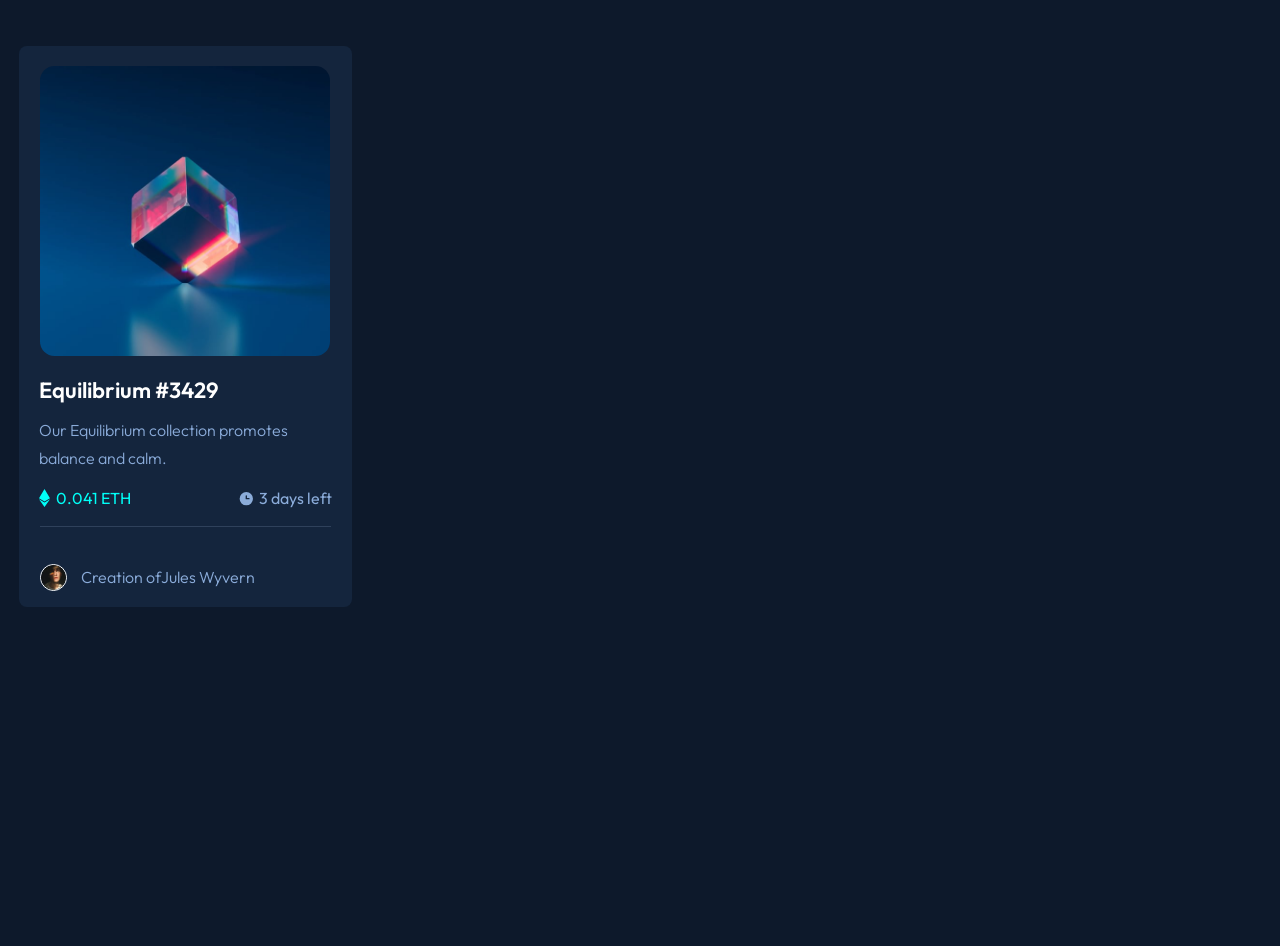
<file: index.html>
<!DOCTYPE html>
<html lang="en">

<head>
  <meta charset="UTF-8">
  <meta name="viewport" content="width=device-width, initial-scale=1.0">
  <!-- displays site properly based on user's device -->
  <link rel="icon" type="image/png" sizes="32x32" href="./images/favicon-32x32.png">
  <title>Frontend Mentor | NFT preview card component</title>
  <link rel="stylesheet" href="./style/style.css">
  <!-- REFERENCIANDO LA RESOLUCION PANTALLA -->
  
  <link rel="stylesheet" href="./style/desktop1440.css" media="screen and (min-width: 1440px)">
  <link rel="preconnect" href="https://fonts.googleapis.com">
  <link rel="preconnect" href="https://fonts.gstatic.com" crossorigin>
  <link
    href="https://fonts.googleapis.com/css2?family=Kumbh+Sans:wght@400;700&family=Lobster&family=Outfit:wght@300;400;600&family=Roboto:wght@100&display=swap"
    rel="stylesheet">
</head>

<body>
  <div class="component-card">
    <div class="card-top">
      <img src="./images/image-equilibrium.jpg" alt="nft-card image">
    </div>
    <div class="card-bottom">
      <div class="card-bottom-contexto">
        <p>Equilibrium #3429 </p>
        <p>Our Equilibrium collection promotes </p>
        <p>balance and calm.</p>
      </div>
      <div class="card-bottom-info">
        <div>
          <img src="./images/icon-ethereum.svg">
          <span>0.041 ETH</span>
        </div>
        <div>
          <img src="./images/icon-clock.svg" alt="clock image">
          <span>3 days left</span>
        </div>
      </div>
      <div class="card-bottom-creation">
        <img src="./images/image-avatar.png" alt="avatar image">
        <span>Creation of</span>
        <span>Jules Wyvern</span>
      </div>
    </div>
  </div>
<body>
</file>
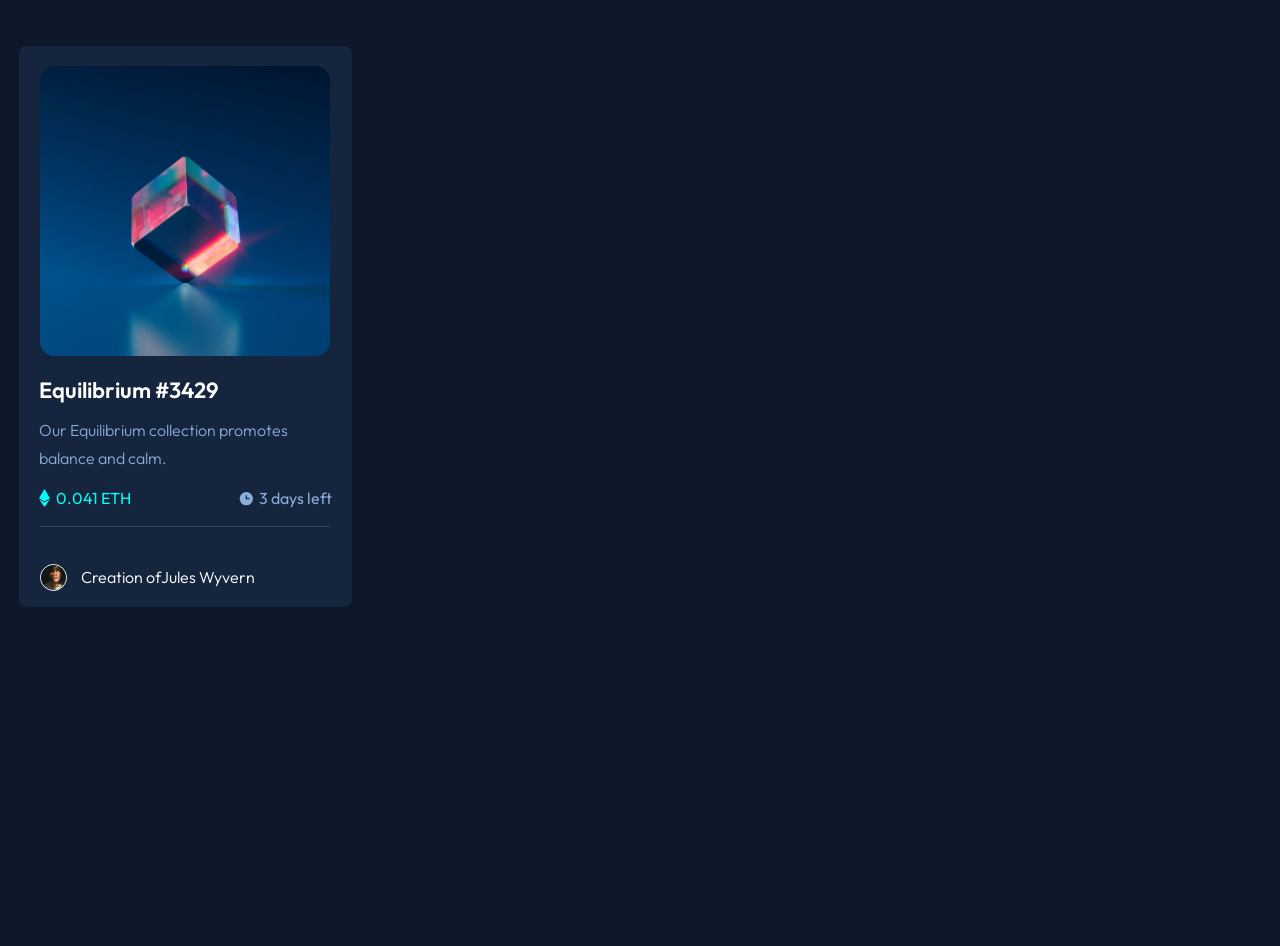
<file: card_component/index.html>
<!DOCTYPE html>
<html lang="en">
<head>
  <meta charset="UTF-8">
  <meta name="viewport" content="width=device-width, initial-scale=1.0">
  <!-- displays site properly based on user's device -->
  <link rel="icon" type="image/png" sizes="32x32" href="./images/favicon-32x32.png">
  <title>Frontend Mentor | NFT preview card component</title>
  <link rel="stylesheet" href="./style/style.css">
  <link rel="preconnect" href="https://fonts.googleapis.com">
  <link rel="preconnect" href="https://fonts.gstatic.com" crossorigin>
  <link
    href="https://fonts.googleapis.com/css2?family=Kumbh+Sans:wght@400;700&family=Lobster&family=Outfit:wght@300;400;600&family=Roboto:wght@100&display=swap" rel="stylesheet">
</head>
<body>
  <div class="component-card">
    <div class="card-top">
      <img src="./images/image-equilibrium.jpg" alt="nft-card image">
      </div>
    <div class="card-bottom">
      <div class="card-bottom-contexto">
        <p>Equilibrium #3429 </p>
        <p>Our Equilibrium collection promotes </p>
        <p>balance and calm.</p>
      </div>
      <div class="card-bottom-info">
        <div>
          <img src="./images/icon-ethereum.svg" >
          <span>0.041 ETH</span>
        </div>
        <div>
          <img src="./images/icon-clock.svg" alt="clock image">
          <span>3 days left</span>
        </div>
      </div>
      <div class="card-bottom-creation">
        <img src="./images/image-avatar.png" alt="avatar image">
        <span>Creation of</span>
        <span>Jules Wyvern</span>
      </div>
    </div>
  </div>
</file>
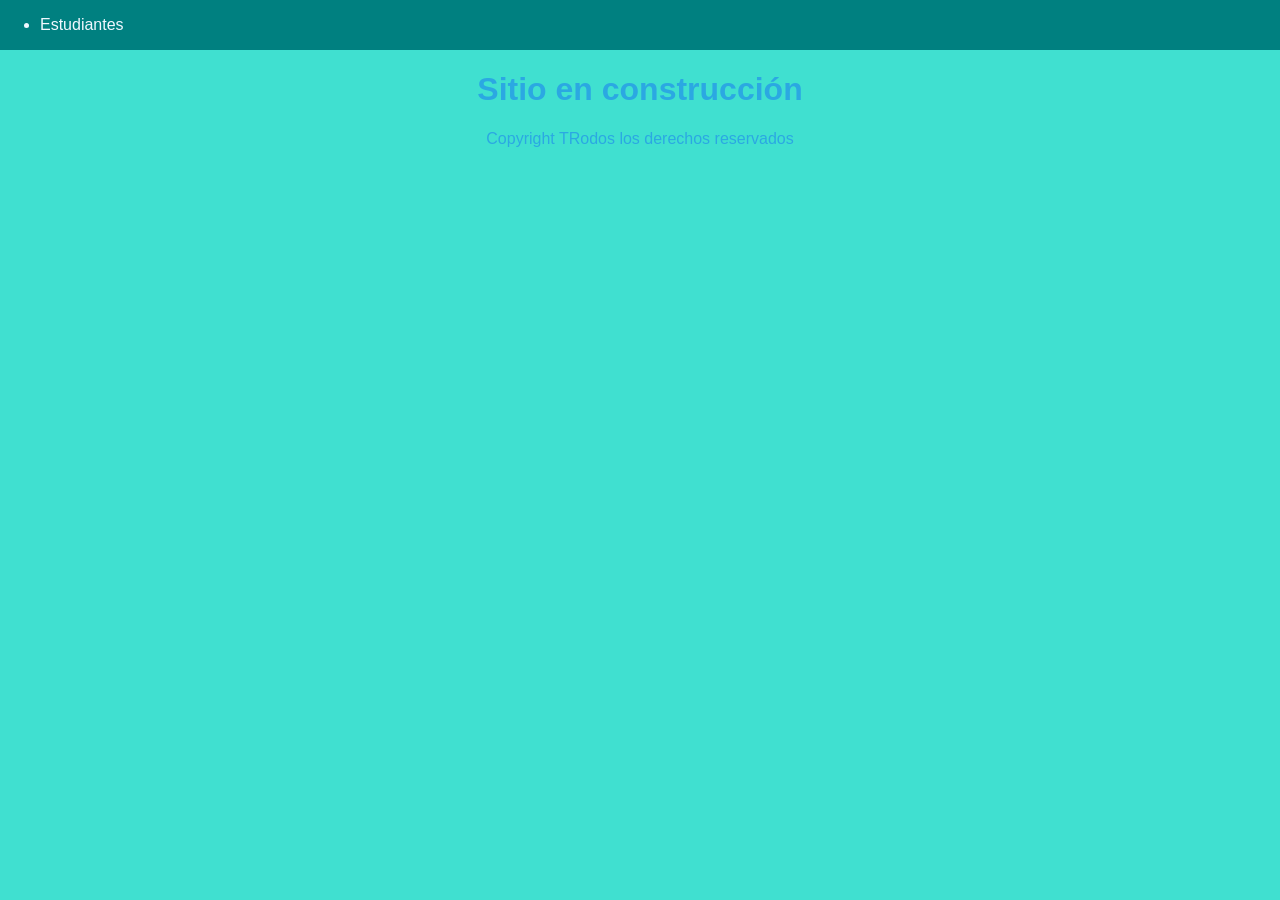
<file: estudiante/index.html>
<!DOCTYPE html>
<html lang="en">
<head>
    <meta charset="UTF-8">
    <meta http-equiv="X-UA-Compatible" content="IE=edge">
    <meta name="viewport" content="width=device-width, initial-scale=1.0">
    <link rel="stylesheet" href="./style.css">
    <title>Document</title>
</head>

<body>
    <header>
        <nav>
            <ul>
                <li>
                    Estudiantes
                </li>
            </ul>
        </nav>
    </header>
    
    <h1>Sitio en construcción</h1>
    <p>Copyright TRodos los derechos reservados</p>
</body>
</html>
</file>
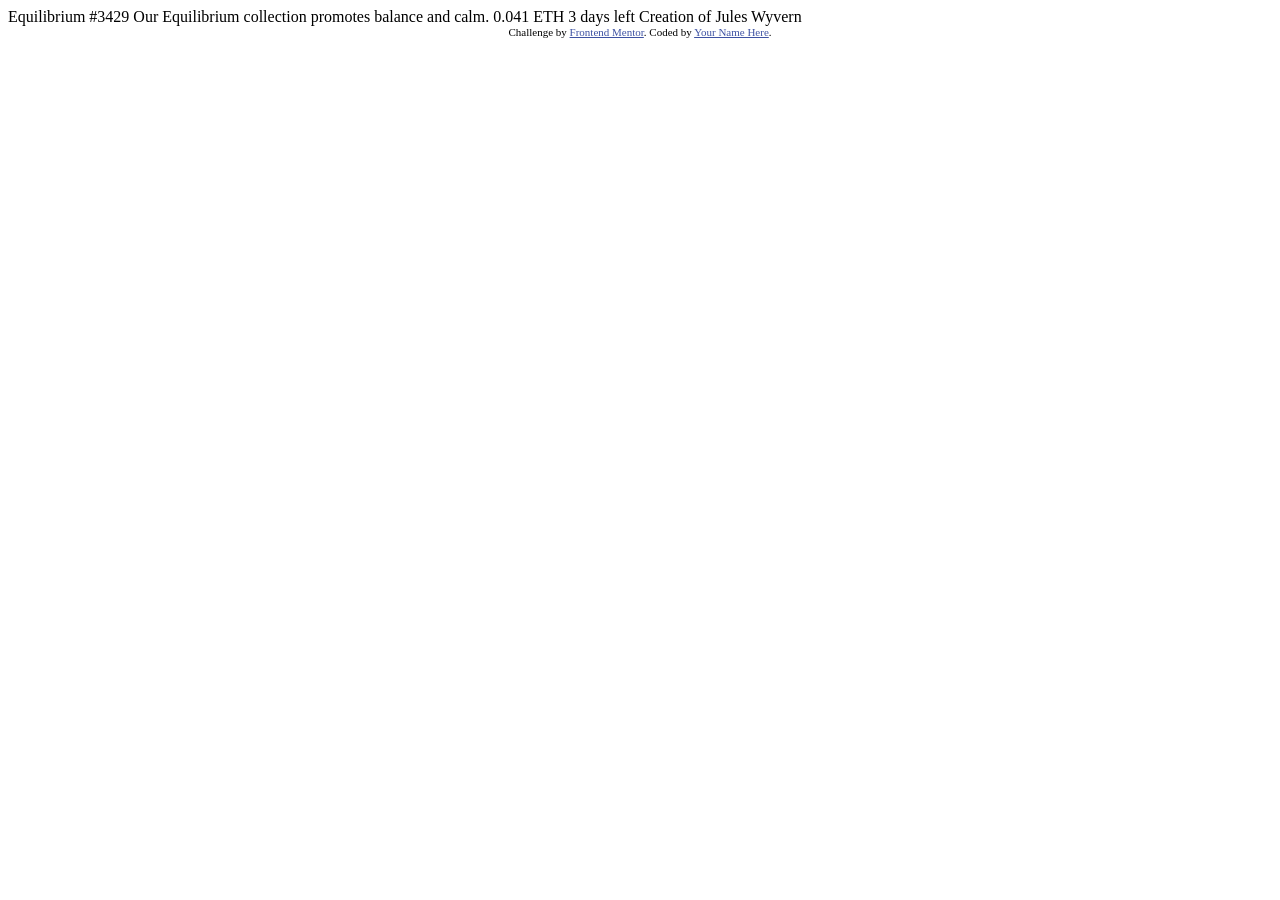
<file: images/index.html>
<!DOCTYPE html>
<html lang="en">
<head>
  <meta charset="UTF-8">
  <meta name="viewport" content="width=device-width, initial-scale=1.0"> <!-- displays site properly based on user's device -->

  <link rel="icon" type="image/png" sizes="32x32" href="./images/favicon-32x32.png">
  
  <title>Frontend Mentor | NFT preview card component</title>

  <!-- Feel free to remove these styles or customise in your own stylesheet 👍 -->
  <style>
    .attribution { font-size: 11px; text-align: center; }
    .attribution a { color: hsl(228, 45%, 44%); }
  </style>
</head>
<body>

  Equilibrium #3429

  Our Equilibrium collection promotes balance and calm.

  0.041 ETH
  3 days left
  
  Creation of Jules Wyvern

  <div class="attribution">
    Challenge by <a href="https://www.frontendmentor.io?ref=challenge" target="_blank">Frontend Mentor</a>. 
    Coded by <a href="#">Your Name Here</a>.
  </div>
</body>
</html>
</file>
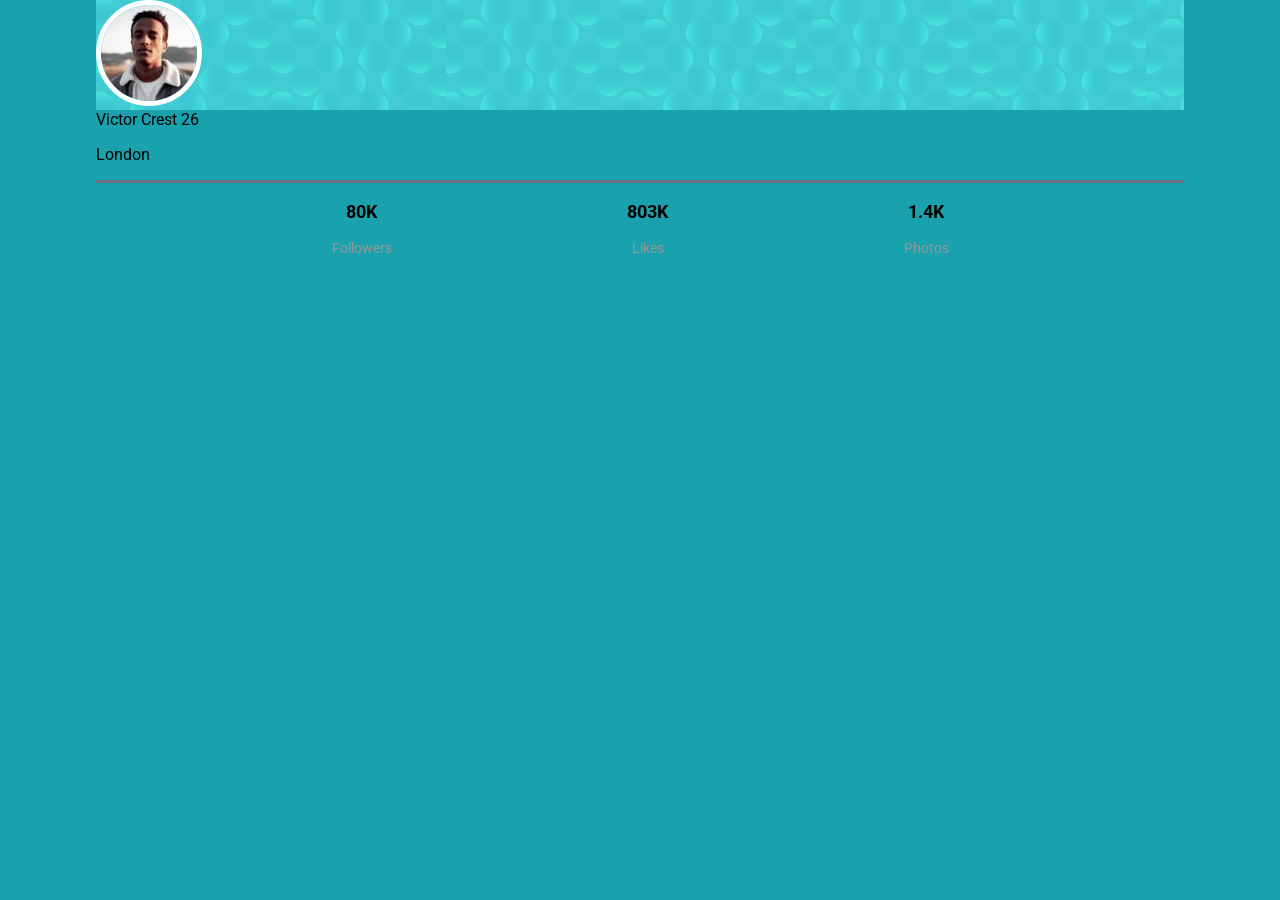
<file: proyecto_PERFIL/index.html>
<!DOCTYPE html>
<html lang="es">

<head>
  <meta charset="UTF-8">
  <meta name="viewport" content="width=device-width, initial-scale=1.0">
  <!-- displays site properly based on user's device -->

  <link rel="icon" type="image/png" sizes="32x32" href="./assets/icon.png">
  <title>Profile card component</title>
  <link rel="stylesheet" href="./style/style.css">
  <!-- Feel free to remove these styles or customise in your own stylesheet 👍 -->
  <link rel="stylesheet" href="./assets/icon.png">
  <!-- LINKS DE LOS ESTILOS DE TIPGRAFIA DE ELETRA -->
  <link rel="preconnect" href="https://fonts.googleapis.com">
  <link rel="preconnect" href="https://fonts.gstatic.com" crossorigin>
  <link
    href="https://fonts.googleapis.com/css2?family=Kumbh+Sans:wght@400;700&family=Lobster&family=Roboto:wght@100&display=swap"
    rel="stylesheet">
</head>

<body>
  <div class="profile-card">
    <div class="profile-card-top">
      <img src="./assets/image-victor.jpg" alt="profile-image"> <!--  alt: es para los que no pueden ver bien   -->
    </div>

    <div class="profile-card-botton">
      <div class="profile-card-botton__datos-profile">
        <div>
          <span>Victor Crest</span>
          <span>26</span>
        </div>
        <p>London</p>
      </div>

      <div class="profile-card-botton__datos-seguidores">
        <div>
          <!-- CREAR 3 div CON 2 parrafos Cada UNO  "div*3>p*2" -->
          <p>80K</p>
          <p>Followers</p>
        </div>
        <div>
          <p>803K</p>
          <p>Likes</p>
        </div>
        <div>
          <p>1.4K</p>
          <p>Photos</p>
        </div>
      </div>
    </div>

</body>

</html>
</file>
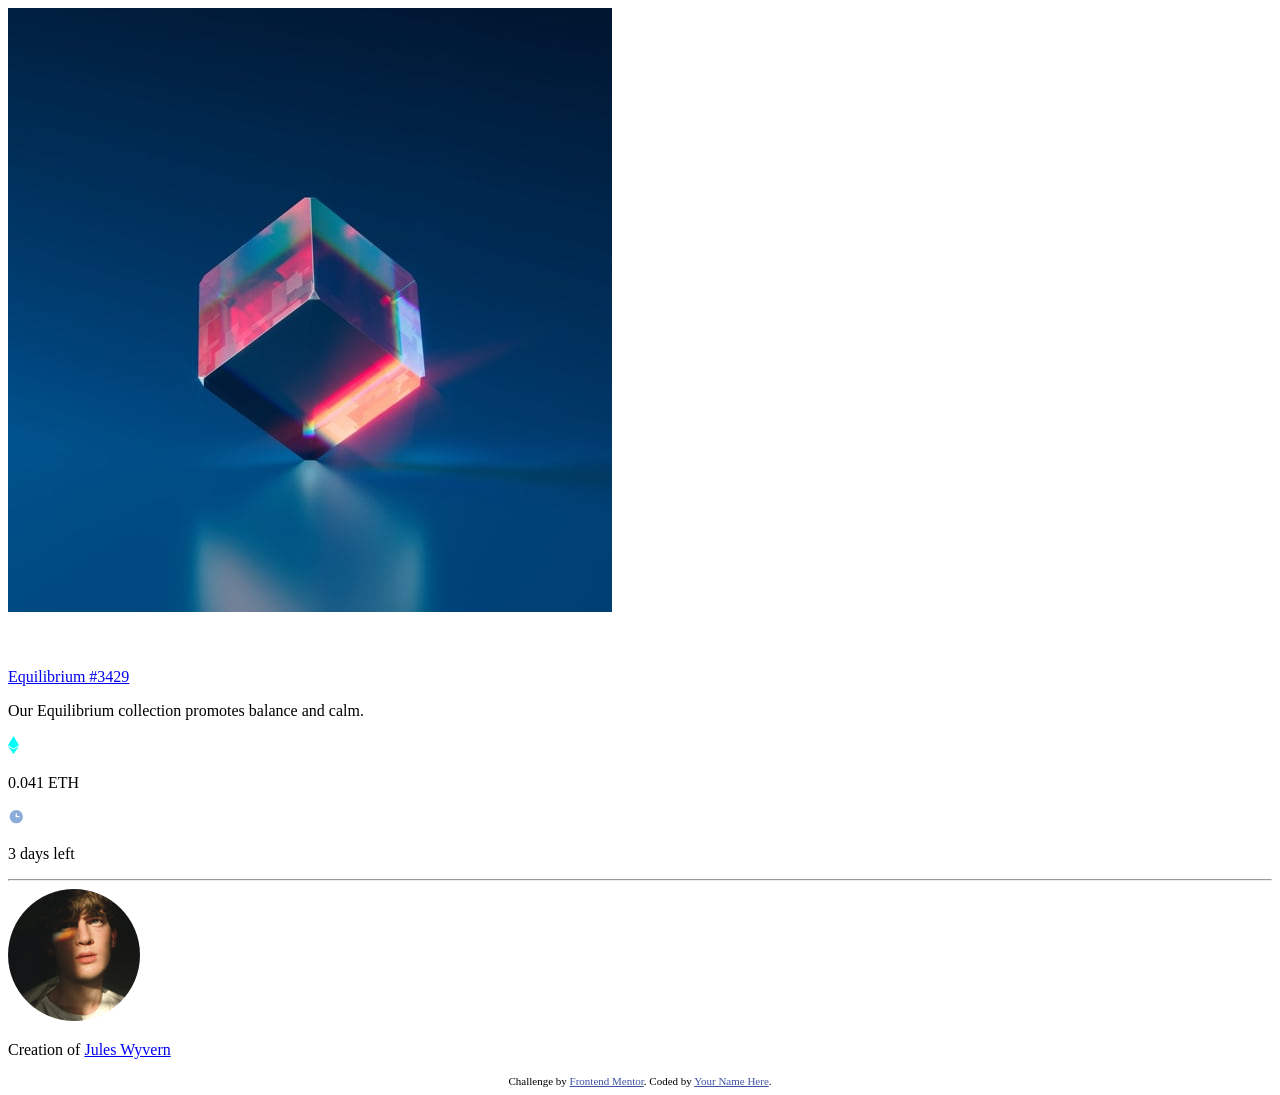
<file: Tarjeta_Componente/index.html>
<!DOCTYPE html>
<html lang="en">
<head>
  <meta charset="UTF-8">
  <meta name="viewport" content="width=device-width, initial-scale=1.0"> <!-- displays site properly based on user's device -->
  <link rel="icon" type="image/png" sizes="32x32" href="./images/favicon-32x32.png">
  <title>Frontend Mentor | NFT preview card component</title>
  <!-- Feel free to remove these styles or customise in your own stylesheet 👍 -->
  <style>
    .attribution { font-size: 11px; text-align: center; }
    .attribution a { color: hsl(228, 45%, 44%); }
  </style>
</head>
<body>
  <div class="Card">
    <div class="Card_wrapper">
      <div class="imag_top" >
        <img src="./images/image-equilibrium.jpg" alt="">
        <!-- SUPERPOSICION DE LA IMAGEN ->Inferior -->
        <div class="img_overlay"> 
          <img src="./images/icon-view.svg" alt="">
        </div>
      </div>
      <div class="box_text">
        <!-- Colocando en blanco mi ETQT de anclaje -->
          <a href="#">Equilibrium #3429</a>
          <p>Our Equilibrium collection promotes balance and calm.</p>
          <!-- Habilitando las cajas felxibles FLEXBOX -->
          <div class="flexbox">
            <div class="eth">
              <img src="./images/icon-ethereum.svg" alt="">
              <p>0.041 ETH</p>
            </div>
            <div class="days">
              <img src="./images/icon-clock.svg" alt="">
              <p>3 days left</p>
            </div>
          </div>
          <hr>
          <div class="autor">
            <img src="./images/image-avatar.png" alt="">
            <p>Creation of <a href="#">Jules Wyvern</a></p>
          </div>
      </div>
    </div>
  </div>

  <div class="attribution">
    Challenge by <a href="https://www.frontendmentor.io?ref=challenge" target="_blank">Frontend Mentor</a>. 
    Coded by <a href="#">Your Name Here</a>.
  </div>
</body>
</html>
</file>
<file: style/style.css>
:root{
    --Very-dark-blue-main: hsl(217, 54%, 11%);
    --Very-dark-blue-card: hsl(216, 50%, 16%);
    --Very-dark-blue-line: hsl(215, 32%, 27%);
    --White: hsl(0, 0%, 100%);
    --Soft-blue: hsl(215, 51%, 70%);
    --Cyan: hsl(178, 100%, 50%);
}

html,
body {
    font-family: 'Outfit', sans-serif;
    margin: 0;
    box-sizing: border-box;
    width: 370px;
    height: 100vh;
}

.component-card{
    border-radius: 8px;
    width: 90%;
    margin: 0 auto;
    background: var(--Very-dark-blue-card);
    margin-top: 46px;
}
.card-top img{
    height: 290px;
    border-radius: 5%;
    margin-top: 20px;
}
.card-top{
    size: auto;
    display: flex;
    align-items: center;
    justify-content: center;
    align-content: center;
    margin-bottom: 20px;
}

.card-bottom-text{
    display: flex;
    flex-direction: column;
    margin-left: 20px;
}
.card-bottom-contexto p:nth-child(1){
    font-weight: 600;
    color: var(--White);
    margin: 0;
    font-size: 22px; 
    padding-left: 20px;
}
.card-bottom-contexto p:nth-child(2), p:nth-child(3) {
    font-weight: 300;
    color: var(--Soft-blue);
    font-size: 16px;
    padding-left: 20px;

}
body{
    background: var(--Very-dark-blue-main);
}
.card-bottom-contexto p:nth-child(2){
    margin-bottom: 0;
}

.card-bottom-contexto p:nth-child(3){
    margin-top: 8px;
    margin-bottom: 0;
}

.card-bottom-info{
    display: flex;
    height: 60px;
    align-items: center;
    align-content: center;
    justify-content: space-between;
    margin-left: 20px;
    margin-right: 20px;
    margin-bottom: -2px;
}

.card-bottom-info div:nth-child(1){
    font-size: var(--Name-statss-Font-size);
    color: var(--Cyan);
    font-weight: 400;
    font-size: 16px;
    display: flex;
    align-items: center;
}
.card-bottom-info div:nth-child(2){
    font-size: var(--Name-statss-Font-size);
    color: var(--Soft-blue);
    font-weight: 400;
    font-size: 16px;
    display: flex;
    align-items: center;
}

.card-bottom-info div:nth-child(1) > img{
    margin-right: 6px;
}

.card-bottom-info div:nth-child(2) > img{
    margin-right: 4px;
}

.card-bottom-info div:nth-chilld(2){
    color: var(--Soft-blue);
    font-weight: 400;
    display: flex;
    align-items: center;
}

.card-bottom-creation{
    border-top: 1px solid var(--Very-dark-blue-line);
    height: 60px;
    margin-left: 21px;
    margin-right: 21px;
    align-items: center;
    padding-top: 20px;
}
.card-bottom-creation {
    font-size: var(--Name-statss-Font-size);
    color: var(--White);
    font-weight: 320;
    font-size: 16px;
    display: flex;
    align-items: center;
}

.card-bottom-creation img{
    border-radius: 50%;
    border: 1px solid white;
    height: 25px;
    margin-right: 14px;
}
.card-bottom-creation span{
    color: var(--Soft-blue);
}
</file>
<file: style/desktop1440.css>
.component-card{
    width: 30%;
}
</file>
<file: card_component/style/style.css>
:root{
    --Very-dark-blue-main: hsl(217, 54%, 11%);
    --Very-dark-blue-card: hsl(216, 50%, 16%);
    --Very-dark-blue-line: hsl(215, 32%, 27%);
    --White: hsl(0, 0%, 100%);
    --Soft-blue: hsl(215, 51%, 70%);
    --Cyan: hsl(178, 100%, 50%);
}

html,
body {
    font-family: 'Outfit', sans-serif;
    margin: 0;
    box-sizing: border-box;
    width: 370px;
    height: 100vh;
}

.component-card{
    border-radius: 8px;
    width: 90%;
    margin: 0 auto;
    background: var(--Very-dark-blue-card);
    margin-top: 46px;
}
.card-top img{
    height: 290px;
    border-radius: 5%;
    margin-top: 20px;
}
.card-top{
    size: auto;
    display: flex;
    align-items: center;
    justify-content: center;
    align-content: center;
    margin-bottom: 20px;
}

.card-bottom-text{
    display: flex;
    flex-direction: column;
    margin-left: 20px;
}
.card-bottom-contexto p:nth-child(1){
    font-weight: 600;
    color: var(--White);
    margin: 0;
    font-size: 22px; 
    padding-left: 20px;
}
.card-bottom-contexto p:nth-child(2), p:nth-child(3) {
    font-weight: 300;
    color: var(--Soft-blue);
    font-size: 16px;
    padding-left: 20px;

}
body{
    background: var(--Very-dark-blue-main);
}
.card-bottom-contexto p:nth-child(2){
    margin-bottom: 0;
}

.card-bottom-contexto p:nth-child(3){
    margin-top: 8px;
    margin-bottom: 0;
}

.card-bottom-info{
    display: flex;
    height: 60px;
    align-items: center;
    align-content: center;
    justify-content: space-between;
    margin-left: 20px;
    margin-right: 20px;
    margin-bottom: -2px;
}

.card-bottom-info div:nth-child(1){
    font-size: var(--Name-statss-Font-size);
    color: var(--Cyan);
    font-weight: 400;
    font-size: 16px;
    display: flex;
    align-items: center;
}
.card-bottom-info div:nth-child(2){
    font-size: var(--Name-statss-Font-size);
    color: var(--Soft-blue);
    font-weight: 400;
    font-size: 16px;
    display: flex;
    align-items: center;
}

.card-bottom-info div:nth-child(1) > img{
    margin-right: 6px;
}

.card-bottom-info div:nth-child(2) > img{
    margin-right: 4px;
}

.card-bottom-info div:nth-chilld(2){
    color: var(--Soft-blue);
    font-weight: 400;
    display: flex;
    align-items: center;
}

.card-bottom-creation{
    border-top: 1px solid var(--Very-dark-blue-line);
    height: 60px;
    margin-left: 21px;
    margin-right: 21px;
    align-items: center;
    padding-top: 20px;
}
.card-bottom-creation {
    font-size: var(--Name-statss-Font-size);
    color: var(--White);
    font-weight: 320;
    font-size: 16px;
    display: flex;
    align-items: center;
}

.card-bottom-creation img{
    border-radius: 50%;
    border: 1px solid white;
    height: 25px;
    margin-right: 14px;
}
</file>
<file: estudiante/style.css>
/* QUITANDO EL MARGEN POR DEFECTO DEL NAVEGADOR*/
html, body{
    box-sizing: border-box;
    margin: 0;
}
body{
    color: rgb(43, 168, 226);
    background: turquoise;
    text-align: center;
    font-family: Arial, Helvetica, sans-serif;
}
header{
    background-color: teal;
    display: flex;
    justify-content: space-between;
}
header img{
    height: 80px;
}
header nav{
    color: aliceblue;
    align-items: center;
}
</file>
<file: proyecto_PERFIL/style/style.css>
:root {
    /* COLOCANDO LAS VARIABLES  */
    --Dark-cyan: hsl(185, 75%, 39%);
    --Very-dark-desaturated-blue: hsl(229, 23%, 23%);
    --Dark-grayish-blue: hsl(227, 10%, 46%);
    --Dark-gray: hsl(0, 0%, 59%);

    /* MODIFICNADO EL "- Font size (name and stats): 18px "*/
    ---Name-satats-Font-size: 18px;
}
/* COLOCANDO LAS TIPOGRAFIAS EXPORTADAS DE GOOGLE EN EL CUERPO */
html, 
body {
    /* formateando el maregn por defecto de la caja principal */
    margin: 0;
    box-sizing: border-box;
    /* ya quedo formateado el margen por defecto  */
    font-family: "Kumbh Sans", sans-serif;
    font-family: "Lobster", cursive;
    font-family: "Roboto", sans-serif;
    background: var(--Dark-cyan);
}
.profile-card{
    border-radius: 8px;  /* reedondea los bordes*/
    /*parq ue no ocupe todo el ancho l=hacemos lo siguinte*/
    width: 85%;
    margin: auto; /*centreando al medio */
}
.profile-card-top{
    background-image: url(../assets/bg-pattern-card.svg); /*colocando fondo IMG*/
}
.profile-card-top img{
    border-radius: 50%;
    border: 5px solid white;
}
.profile-card-botton__datos-seguidores{
    display: flex;
    justify-content: space-evenly; /*Justificado de los 2 bloques de seguidores */
    border-top: solid var(--Dark-grayish-blue);
}
.profile-card-botton__datos-seguidores div p:nth-child(1){
    font-size: var(---Name-satats-Font-size);
    font-weight: 700;
    text-align: center;
}
.profile-card-botton__datos-seguidores div p:nth-child(2){
    font-weight: 400;
    color: var(--Dark-gray); /* color de la letra*/
    font-size: 14px;
    text-align: center;
}
</file>
